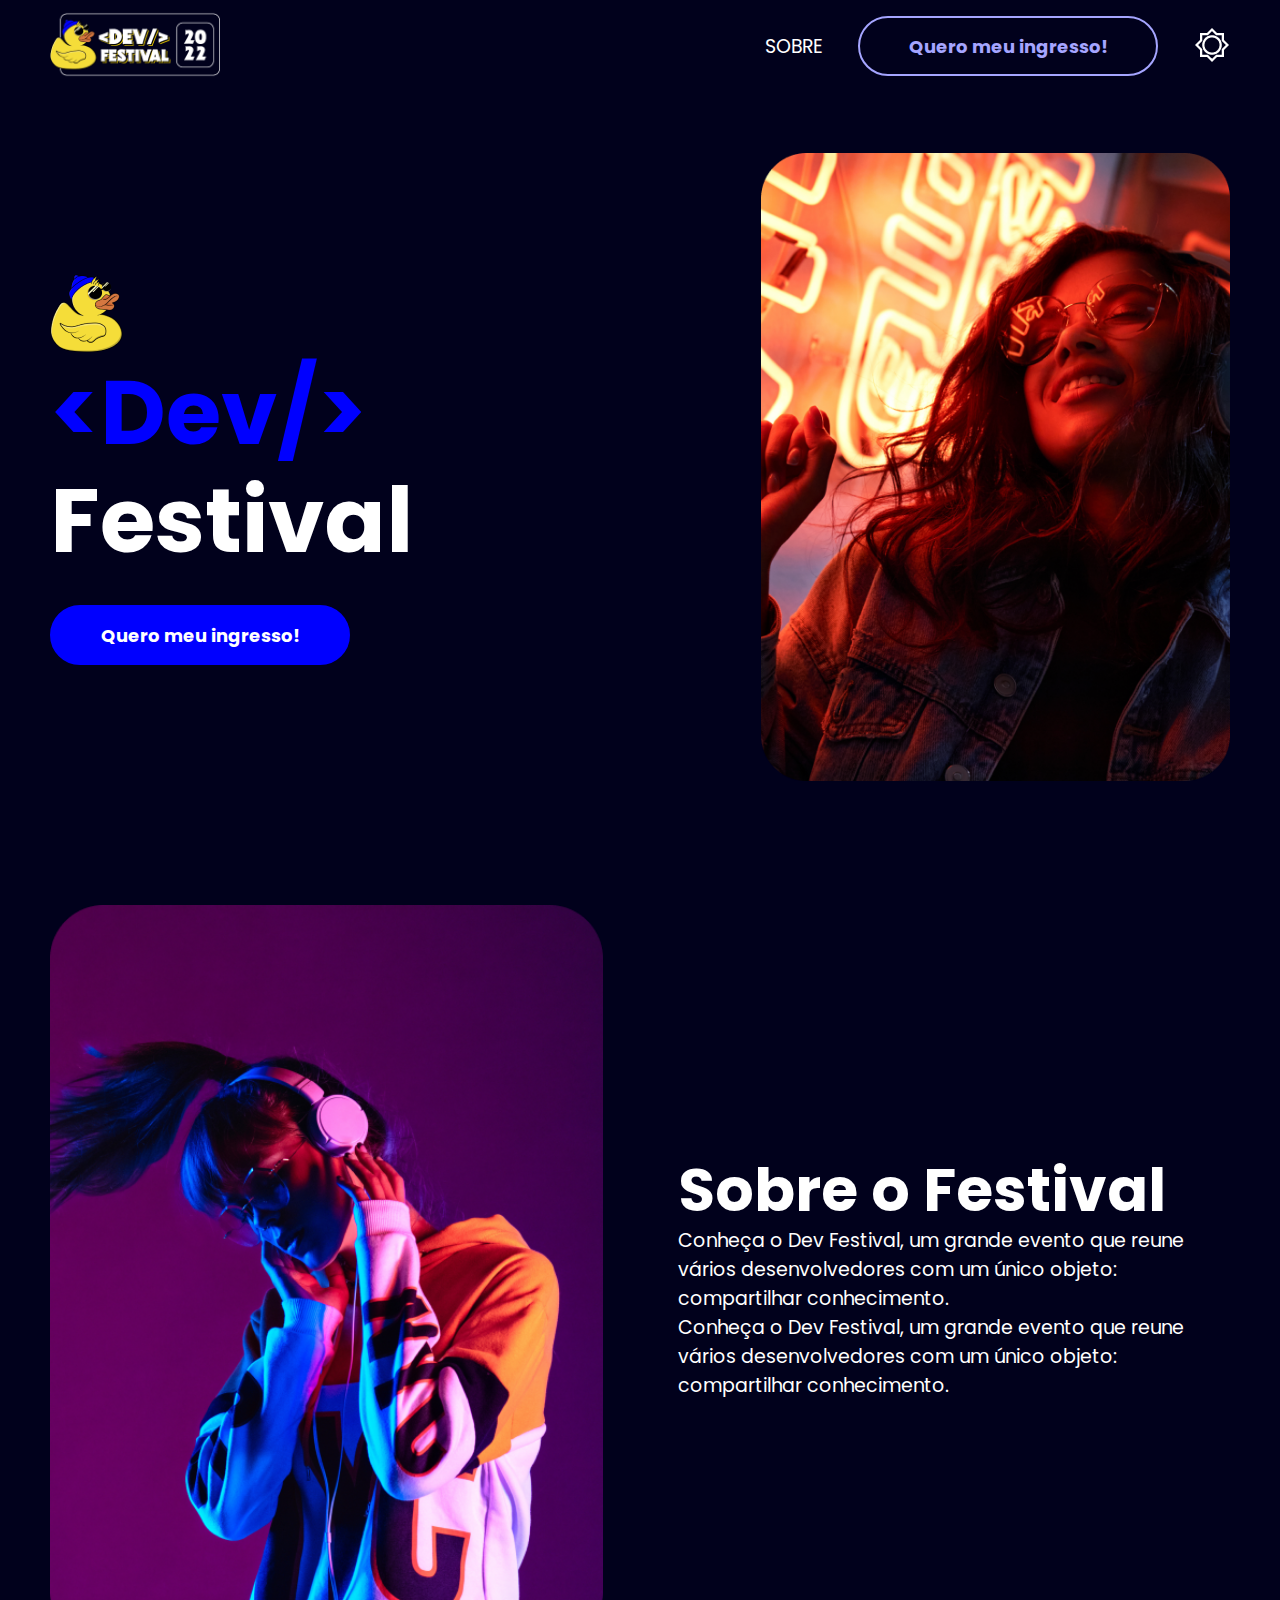
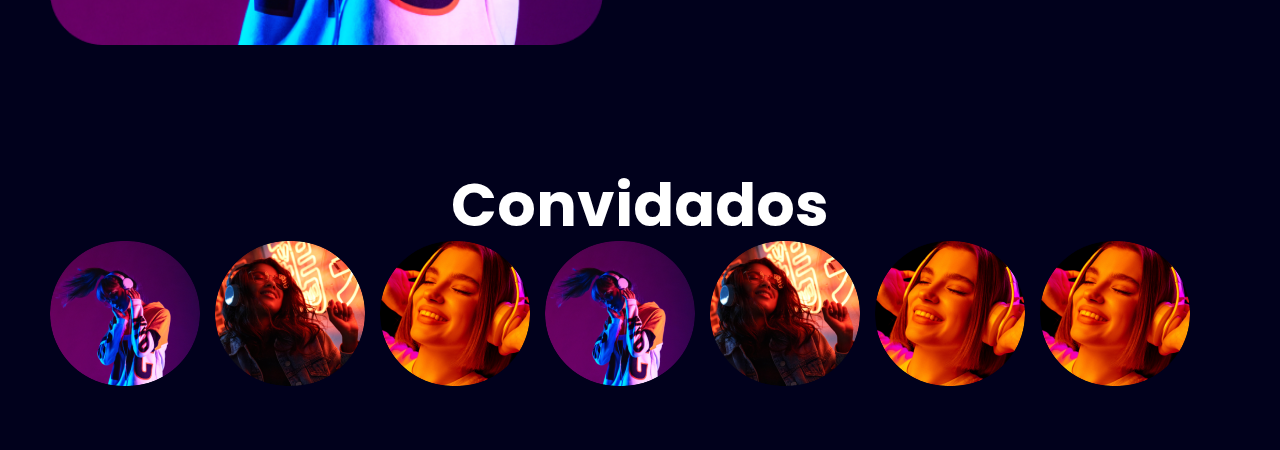
<file: index.html>
<!DOCTYPE html>
<html lang="pt-BR">
    <head>
        <meta charset="UTF-8">
        <meta http-equiv="X-UA-Compatible" content="IE=edge">
        <meta name="viewport" content="width=device-width, initial-scale=1.0">
        <link rel="stylesheet" href="./src/css/reset.css">
        <link rel="stylesheet" href="./src/css/style.css">
        <link rel="preconnect" href="https://fonts.googleapis.com">
        <link rel="preconnect" href="https://fonts.gstatic.com" crossorigin>
        <link href="https://fonts.googleapis.com/css2?family=PT+Sans&family=Poppins:ital,wght@0,100;0,200;0,300;0,400;0,500;0,600;0,700;0,800;0,900;1,100;1,200;1,300;1,400;1,500;1,600;1,700;1,800;1,900&display=swap" rel="stylesheet">
        <title>Dev Festival - Kenzie</title>
    </head>
    <body>
        <header id="header">
            <div class="container">
                <div class="flex-box">
                    <a href="index.html" class="logo">
                        <img src="./src/imagens/LogoKenzieFestival.png" alt="Logo Dev Festival">
                    </a>
                    <nav class="menu">
                        <ul>
                            <li>
                                <a href="#sobre">Sobre</a>
                            </li>
                        </ul>
                        <a href="./pages/carrinho.html" class="btn outline">Quero meu ingresso!</a>
                        <button>
                            <img src="./src/imagens/Vector.png" alt="Ícone configuração">
                        </button>
                    </nav>
                </div>
            </div>
        </header>
        <section id="principal">
            <div class="container">
                <div class="flex-box">
                    <div class="left">
                        <img src="./src/imagens/Patinho1.png" alt="Imagem Patinho">
                        <h1 class="title one"><span class="blue-text">&lt;Dev/&gt;</span> Festival</h1>
                        <div class="pad30-top">
                            <a href="./pages/carrinho.html" target="_blank" class="btn solid">Quero meu ingresso!</a>
                        </div>
                    </div>
                    <div class="right">
                        <img src="./src/imagens/MoçaOuvindoMusica.png" alt="image1">
                    </div>
                </div>
            </div>
        </section>
        <section id="sobre">
            <div class="container">
                <div class="flex-box">
                    <div class="left">
                        <img src="./src/imagens/MoçaOuvindoMusica2.png" alt="image2">
                    </div>
                    <div class="right">
                        <h2 class="title two pad-30-bottom">Sobre o Festival</h2>
                        <div class="content-box">
                            <p>
                                Conheça o Dev Festival, um grande evento que reune vários
                                desenvolvedores com um único objeto: compartilhar conhecimento.
                            </p>
                            <p>
                                Conheça o Dev Festival, um grande evento que reune vários
                                desenvolvedores com um único objeto: compartilhar conhecimento.
                            </p>
                        </div>
                    </div>
                </div>
            </div>
        </section>
        <section id="convidados">
            <div class="container">
                <h2 class="title two center pad-30-bottom">Convidados</h2>
                <ul class="lista-convidados">
                    <li>
                        <img src="./src/imagens/Circle1.png" alt="Programador 1">
                    </li>
                    <li>
                        <img src="./src/imagens/Circle2.png" alt="Programador 2">
                    </li>
                    <li>
                        <img src="./src/imagens/Circle3.png" alt="Programador 3">
                    </li>
                    <li>
                        <img src="./src/imagens/Circle1.png" alt="Programador 1">
                    </li>
                    <li>
                        <img src="./src/imagens/Circle2.png" alt="Programador 2">
                    </li>
                    <li>
                        <img src="./src/imagens/Circle3.png" alt="Programador 3">
                    </li>
                    <li>
                        <img src="./src/imagens/Circle3.png" alt="Programador 3">
                    </li>
                </ul>
            </div>
        </section>
    </body>
</html>
</file>
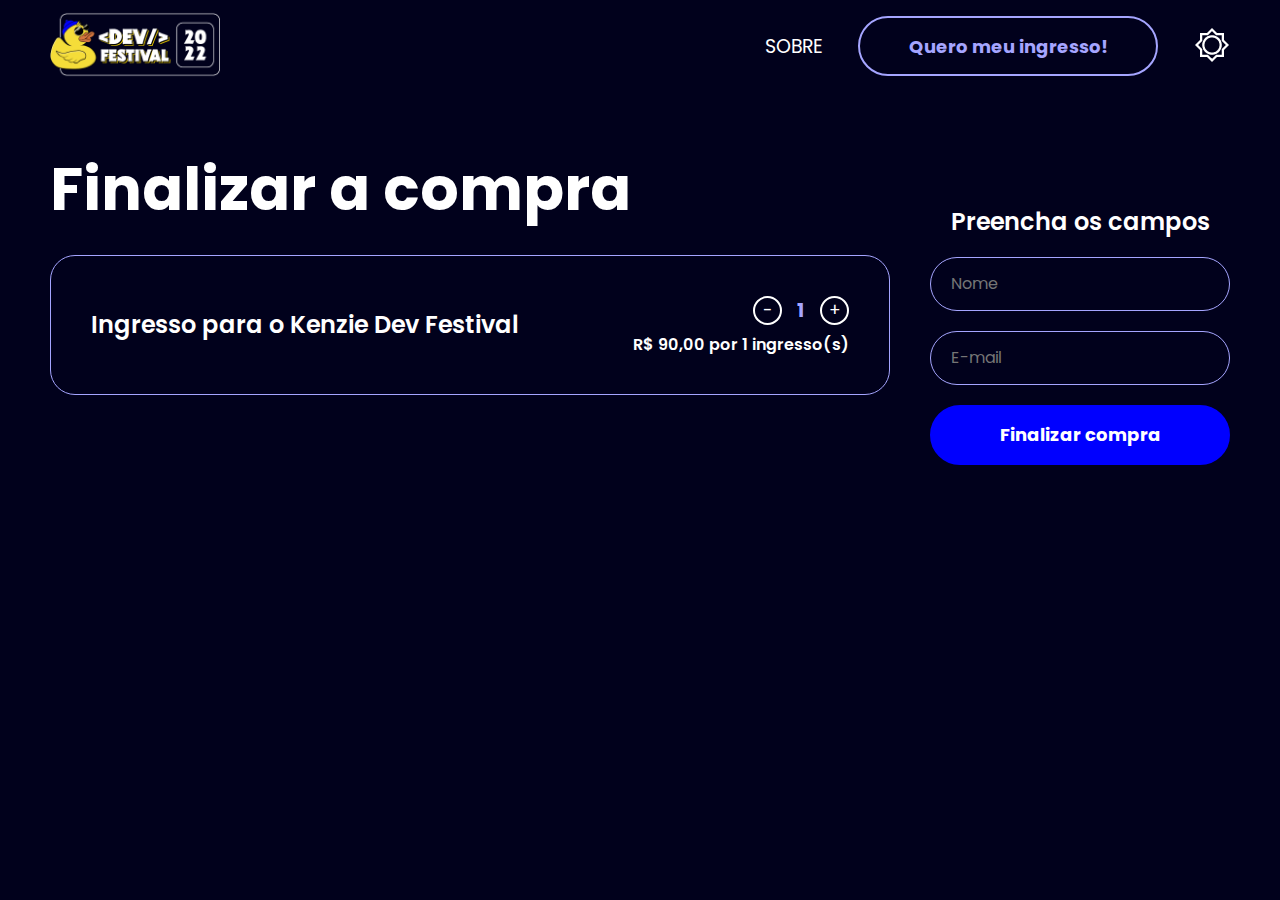
<file: pages/carrinho.html>
<!DOCTYPE html>
<html lang="pt-BR">
    <head>
        <meta charset="UTF-8">
        <meta http-equiv="X-UA-Compatible" content="IE=edge">
        <meta name="viewport" content="width=device-width, initial-scale=1.0">
        <link rel="stylesheet" href="../src/css/reset.css">
        <link rel="stylesheet" href="../src/css/style.css">
        <link rel="preconnect" href="https://fonts.googleapis.com">
        <link rel="preconnect" href="https://fonts.gstatic.com" crossorigin>
        <link href="https://fonts.googleapis.com/css2?family=PT+Sans&family=Poppins:ital,wght@0,100;0,200;0,300;0,400;0,500;0,600;0,700;0,800;0,900;1,100;1,200;1,300;1,400;1,500;1,600;1,700;1,800;1,900&display=swap" rel="stylesheet">
        <title>Carrinho - Dev Festival</title>
    </head>
    <body>
        <header id="header">
            <div class="container">
                <div class="flex-box">
                    <a href="../index.html" class="logo">
                        <img src="../src/imagens/LogoKenzieFestival.png" alt="Logo Dev Festival">
                    </a>
                    <nav class="menu">
                        <ul>
                            <li>
                                <a href="../index.html#sobre">Sobre</a>
                            </li>
                        </ul>
                        <a href="../pages/carrinho.html" class="btn outline">Quero meu ingresso!</a>
                        <button>
                            <img src="../src/imagens/Vector.png" alt="Ícone configuração">
                        </button>
                    </nav>
                </div>
            </div>
        </header>
        <section id="carrinho">
            <div class="container">
                <div class="flex-box">
                    <div class="left">
                        <h1 class="title two">Finalizar a compra</h1>
                        <ul class="ticket-list">
                            <li class="ticket">
                                <h3 class="title three">Ingresso para o Kenzie Dev Festival</h3>
                                <div>
                                    <div class="controls">
                                        <button id="remove-ticket">-</button>
                                        <span id="ticket">1</span>
                                        <button id="add-ticket">+</button>
                                    </div>
                                    <p class="title four" id="ticket-price">R$ 90,00 por 1 ingresso(s)</p>
                                </div>
                            </li>
                        </ul>
                    </div>
                    <div class="right">
                        <h2 class="title three align">Preencha os campos</h2>
                        <form class="form" id="cart-form">
                            <input type="text" name="Nome" id="nome" placeholder="Nome">
                            <input type="email" name="email" id="email" placeholder="E-mail">
                            <button type="submit" id="buy-button" class="btn solid">Finalizar compra</button>
                        </form>
                    </div>
                </div>
            </div>
        </section>
    </body>
    <script src="../src/js/script.js"></script>
</html>
</file>
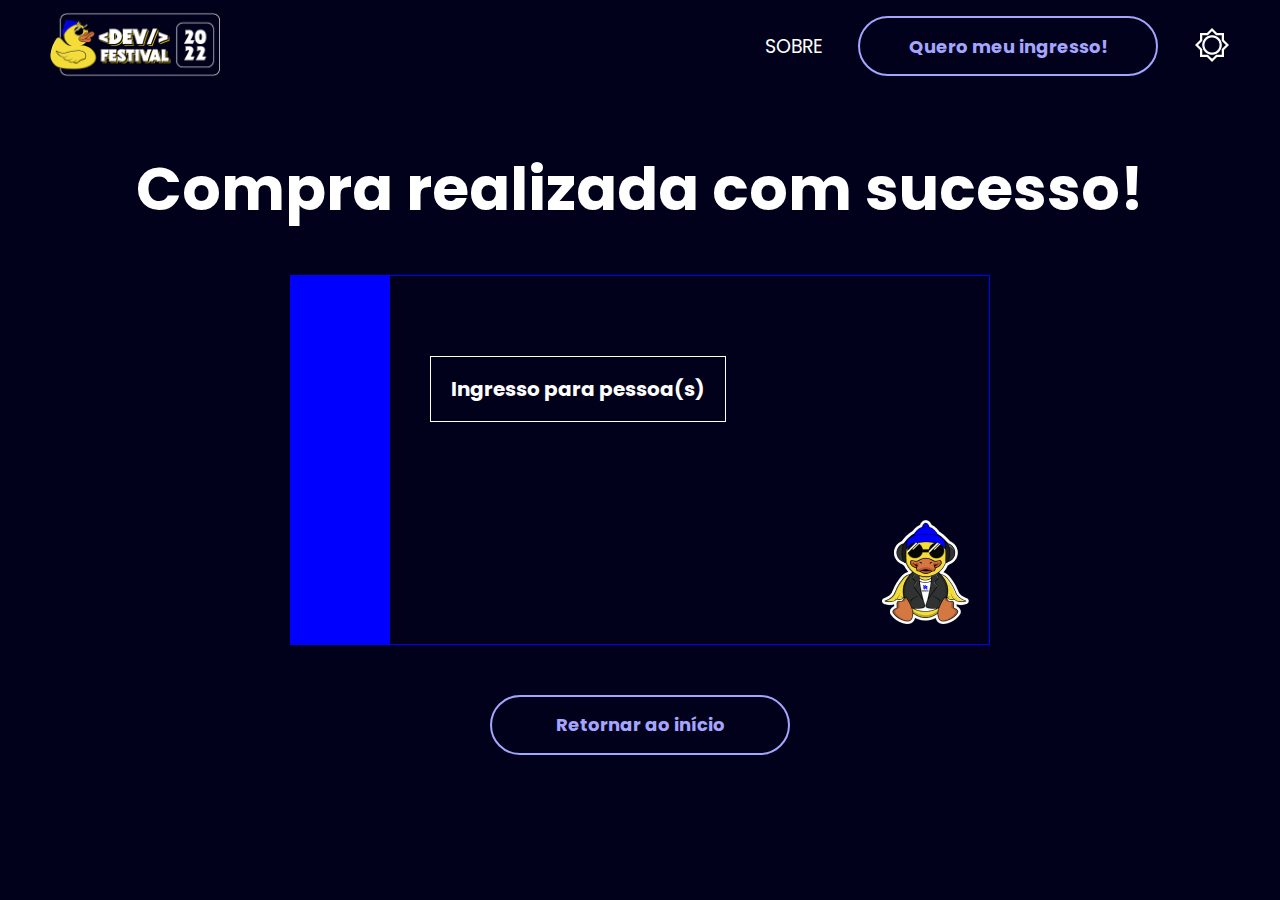
<file: pages/finalizacao.html>
<!DOCTYPE html>
<html lang="pt-BR">
    <head>
        <meta charset="UTF-8">
        <meta http-equiv="X-UA-Compatible" content="IE=edge">
        <meta name="viewport" content="width=device-width, initial-scale=1.0">
        <link rel="stylesheet" href="../src/css/reset.css">
        <link rel="stylesheet" href="../src/css/style.css">
        <link rel="preconnect" href="https://fonts.googleapis.com">
        <link rel="preconnect" href="https://fonts.gstatic.com" crossorigin>
        <link href="https://fonts.googleapis.com/css2?family=PT+Sans&family=Poppins:ital,wght@0,100;0,200;0,300;0,400;0,500;0,600;0,700;0,800;0,900;1,100;1,200;1,300;1,400;1,500;1,600;1,700;1,800;1,900&display=swap" rel="stylesheet">
        <title>Finalizar Compra - Dev Festival</title>
    </head>
    <body>
        <header id="header">
            <div class="container">
                <div class="flex-box">
                    <a href="../index.html" class="logo">
                        <img src="../src/imagens/LogoKenzieFestival.png" alt="Logo Dev Festival">
                    </a>
                    <nav class="menu">
                        <ul>
                            <li>
                                <a href="../index.html#sobre">Sobre</a>
                            </li>
                        </ul>
                        <a href="../pages/carrinho.html" class="btn outline">Quero meu ingresso!</a>
                        <button>
                            <img src="../src/imagens/Vector.png" alt="Ícone configuração">
                        </button>
                    </nav>
                </div>
            </div>
        </header>
        <section id="finalizacao">
            <div class="container">
                <div class="flex-box">
                    <h1 class="title two">Compra realizada com sucesso!</h1>
                    <div class="ticket">
                        <h2 class="title two" id="nome"></h2>
                        <p class="title three mail"  id="email"></p>
                        <div class="quantity-box">
                            <p class="title threehalf">Ingresso para <span class="lightblue-text" id="quantity-tickets">1</span> pessoa(s)</p>
                        </div>
                        <img src="../src/imagens/Patinho2.png" alt="">
                    </div>
                    <a href="../index.html" class="btn outline">Retornar ao início</a>
                </div>
            </div>
        </section>
    </body>
    <script src="../src/js/ticket.js"></script>
</html>
</file>
<file: src/css/style.css>
/* Body */
body{
    background-color: #01011C;
}

/* Global Spacing */
.pad10-top{
    padding-top: 10px;
}
.pad20-top{
    padding-top: 20px;
}
.pad30-top{
    padding-top: 30px;
}
.pad10-bottom{
    padding-bottom: 10px;
}
.pad20-bottom{
    padding-bottom: 20px;
}
.pad30-bottom{
    padding-bottom: 30px;
}

/* Header */
#header{
    background: #01011C;
}

#header .menu ul a{
    font-family: 'Poppins', sans-serif;
    font-weight: 400;
    font-size: 19px;
    color: #FFFFFF;
    text-transform: uppercase;
}

#header .flex-box{
    display: flex;
    align-items: center;
    justify-content: space-between;
}

#header .flex-box nav{ 
    display: flex;
    align-items: center;
    gap: 36px;
}

#header .flex-box .logo img{
    max-width: 170px;
}

/* Tipografia */
.title{
    font-family: 'Poppins', sans-serif;
    line-height: 1.2;
    color: #FFFFFF;
}
.title.one{    
    font-size: 90px;
    font-weight: 700;
}
.title.two{
    font-size: 60px;
    font-weight: 700;
}
.title.threehalf{
    font-size: 20px;
    font-weight: 700;
}
.title.three{
    font-size: 24px;
    font-weight: 600;
}
.title.four{
    font-size: 16px;
    font-weight: 600;
}
.title.center{
    text-align: center;
}
.content-box p{
    font-family: Poppins;
    font-size: 19px;
    font-weight: 400;
    color: #FFFFFF;
}
.blue-text{
    color: #0000FF;
}
.lightblue-text{
    color: #A5A5FF;
}

/* Botões */
.btn{
    display: inline-flex;
    align-items: center;
    justify-content: center;
    font-family: Poppins;
    font-size: 18px;
    font-weight: 700;
    width: 300px;
    height: 60px;
    border-radius: 255px;
    transition: 0.4s;
}
.btn.solid{
    background: #0000FF;
    color: #FFFFFF;
    border: 2px solid #0000FF;
}
.btn.solid:hover{
    background: #4444ff;
    border-color: #4444ff;
}
.btn.outline{
    background: transparent;
    color: #A5A5FF;
    border: 2px solid #A5A5FF;
}
.btn.outline:hover{
    background: #A5A5FF;
    color: #FFFFFF;
}

/* Grid */
.container{
    padding: 10px;
    width: 100%;
    max-width: 1200px;
    margin: 0 auto;
}

/* Seções */
#principal{
    padding: 50px 0;
}
#principal .flex-box{
    display: flex;
    align-items: center;
    gap: 75px;
}

#sobre{
    padding: 50px 0;
}
#sobre .flex-box{
    display: flex;
    align-items: center;
    gap: 75px;
}

#sobre .flex-box .left,
#sobre .flex-box .right{
    width: 100%;
}

#sobre .flex-box .left img{
    width: 100%;
}

#convidados{
    padding: 50px 0;
}

#convidados .lista-convidados{
    display: flex;
    gap: 15px;
}
#convidados .lista-convidados img{
    border-radius: 255px;
}
#finalizacao{
    padding: 50px 0;
}
#finalizacao .flex-box{
    display: flex;
    flex-direction: column;
    align-items: center;
    justify-content: center;
    gap: 50px;
}
#finalizacao .flex-box .ticket{
    display: block;
    position: relative;
    min-width: 700px;
    min-height: 370px;
    border: 1px solid #0000FF;
    border-left-width: 100px;
    padding: 40px;
}
#finalizacao .flex-box .ticket img{
    position: absolute;
    right: 20px;
    bottom: 20px;
}
#finalizacao .flex-box .ticket .quantity-box{
    padding: 20px;
    border: 1px solid #FFFFFF;
    margin-top: 40px;
    max-width: fit-content;
}
#finalizacao .flex-box .ticket .mail{
    margin-top: 30px;
}
#carrinho{
    padding: 50px 0;
}
#carrinho .flex-box{
    display: flex;
    gap: 40px;
}
#carrinho .flex-box .left,
#carrinho .flex-box .right{
    width: 100%;
}
#carrinho .flex-box .right{
    margin-top: 55px;
    max-width: 300px;
}
#carrinho .flex-box .ticket-list{
    margin-top: 30px;
}
#carrinho .flex-box .ticket-list .ticket{
    display: flex;
    padding: 40px;
    border: 1px solid #A5A5FF;
    border-radius: 25px;
    justify-content: space-between;
    align-items: center;
    margin: 20px 0;
}
#carrinho .flex-box .ticket-list .ticket .controls{
    display: flex;
    align-items: center;
    justify-content: flex-end;
    gap: 15px;
    margin-bottom: 10px;
}
#carrinho .flex-box .ticket-list .ticket .controls button{
    font-family: 'Poppins', sans-serif;
    font-size: 17px;
    display: inline-flex;
    align-items: center;
    justify-content: center;
    width: 29px;
    height: 29px;
    color: #FFFFFF;
    border: 2px solid #FFFFFF;
    border-radius: 255px;
}
#carrinho .flex-box .ticket-list .ticket .controls span{
    font-family: 'Poppins', sans-serif;
    font-size: 19px;
    font-weight: 700;
    color: #A5A5FF;
}
#carrinho .flex-box .form{
    display: flex;
    flex-direction: column;
    gap: 20px;
    margin-top: 20px;
}
#carrinho .flex-box .form input{
    font-family: 'Poppins', sans-serif;
    font-size: 16px;
    font-weight: 400;
    background: transparent;
    height: 54px;
    padding: 0 20px;
    border: 1px solid #A5A5FF;
    border-radius: 255px;
    color: #FFFFFF;
}
#carrinho .flex-box .align{
    text-align: center;
}
</file>
